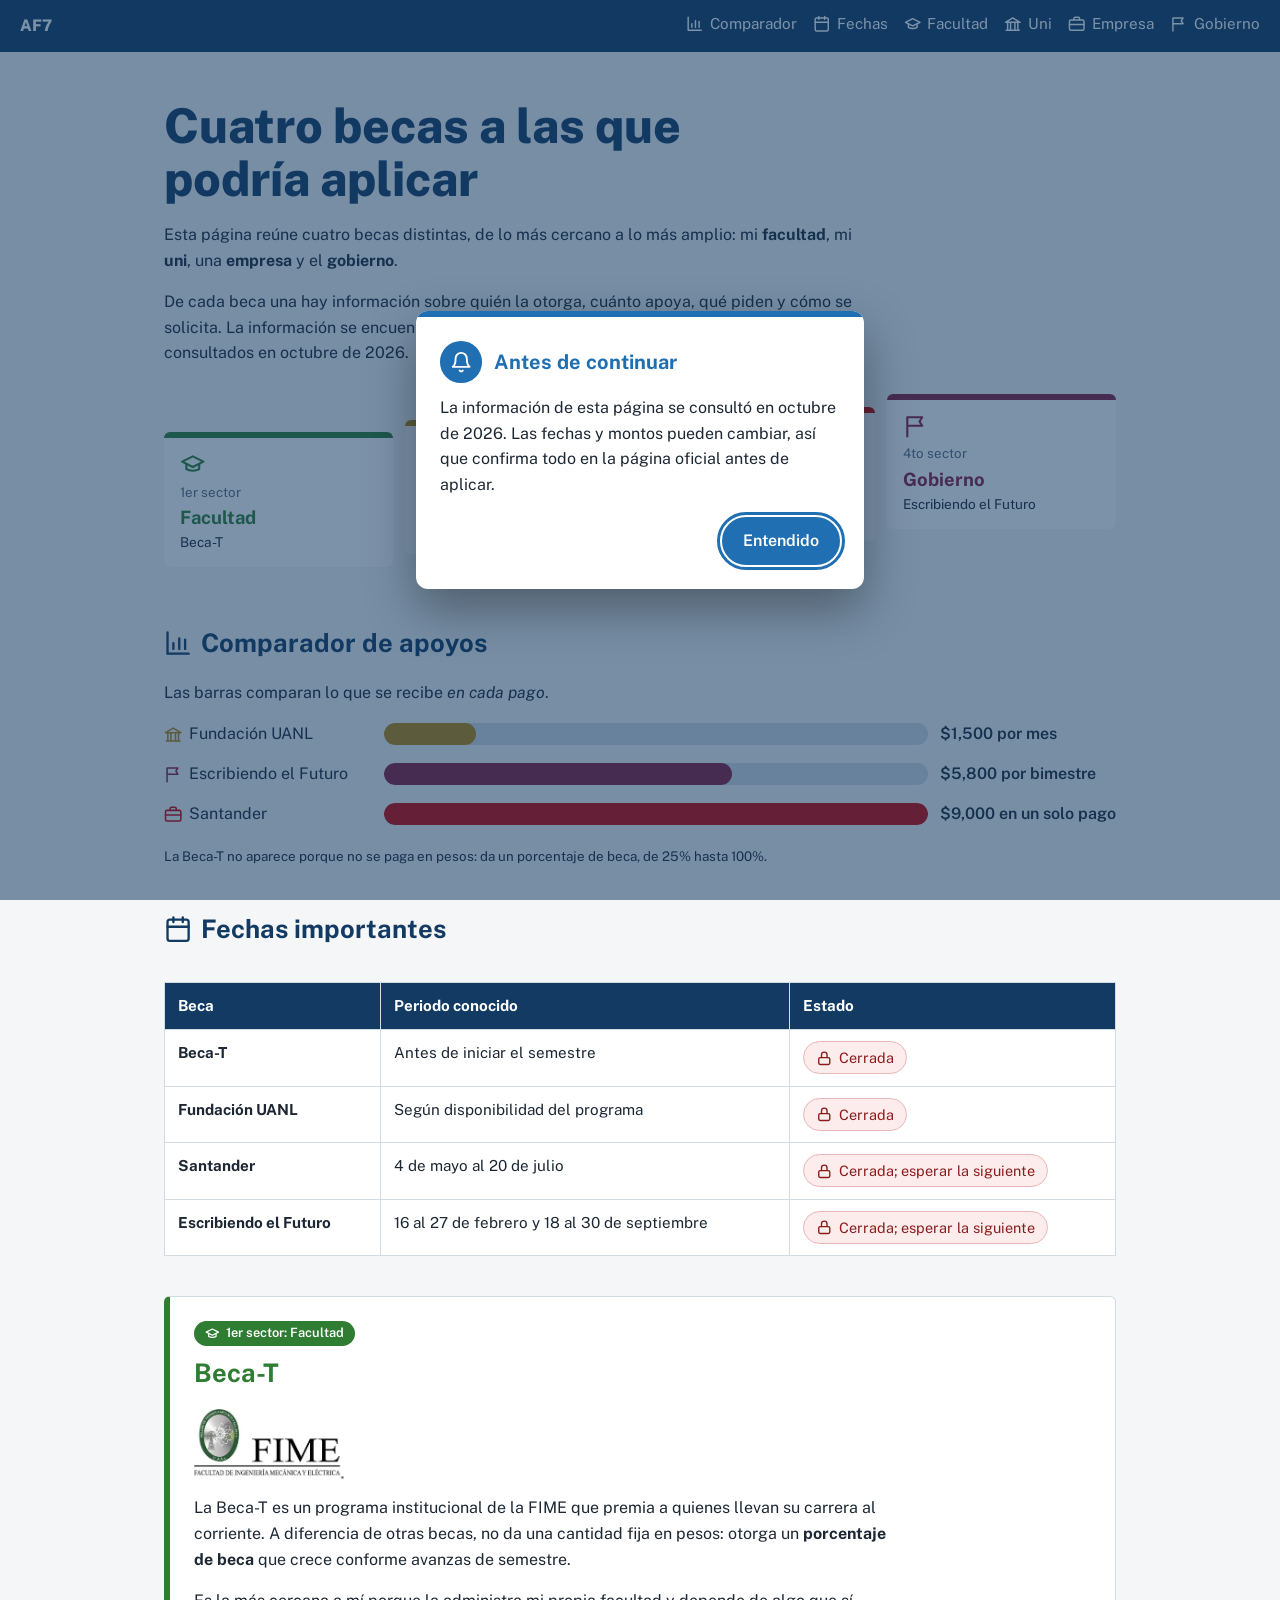
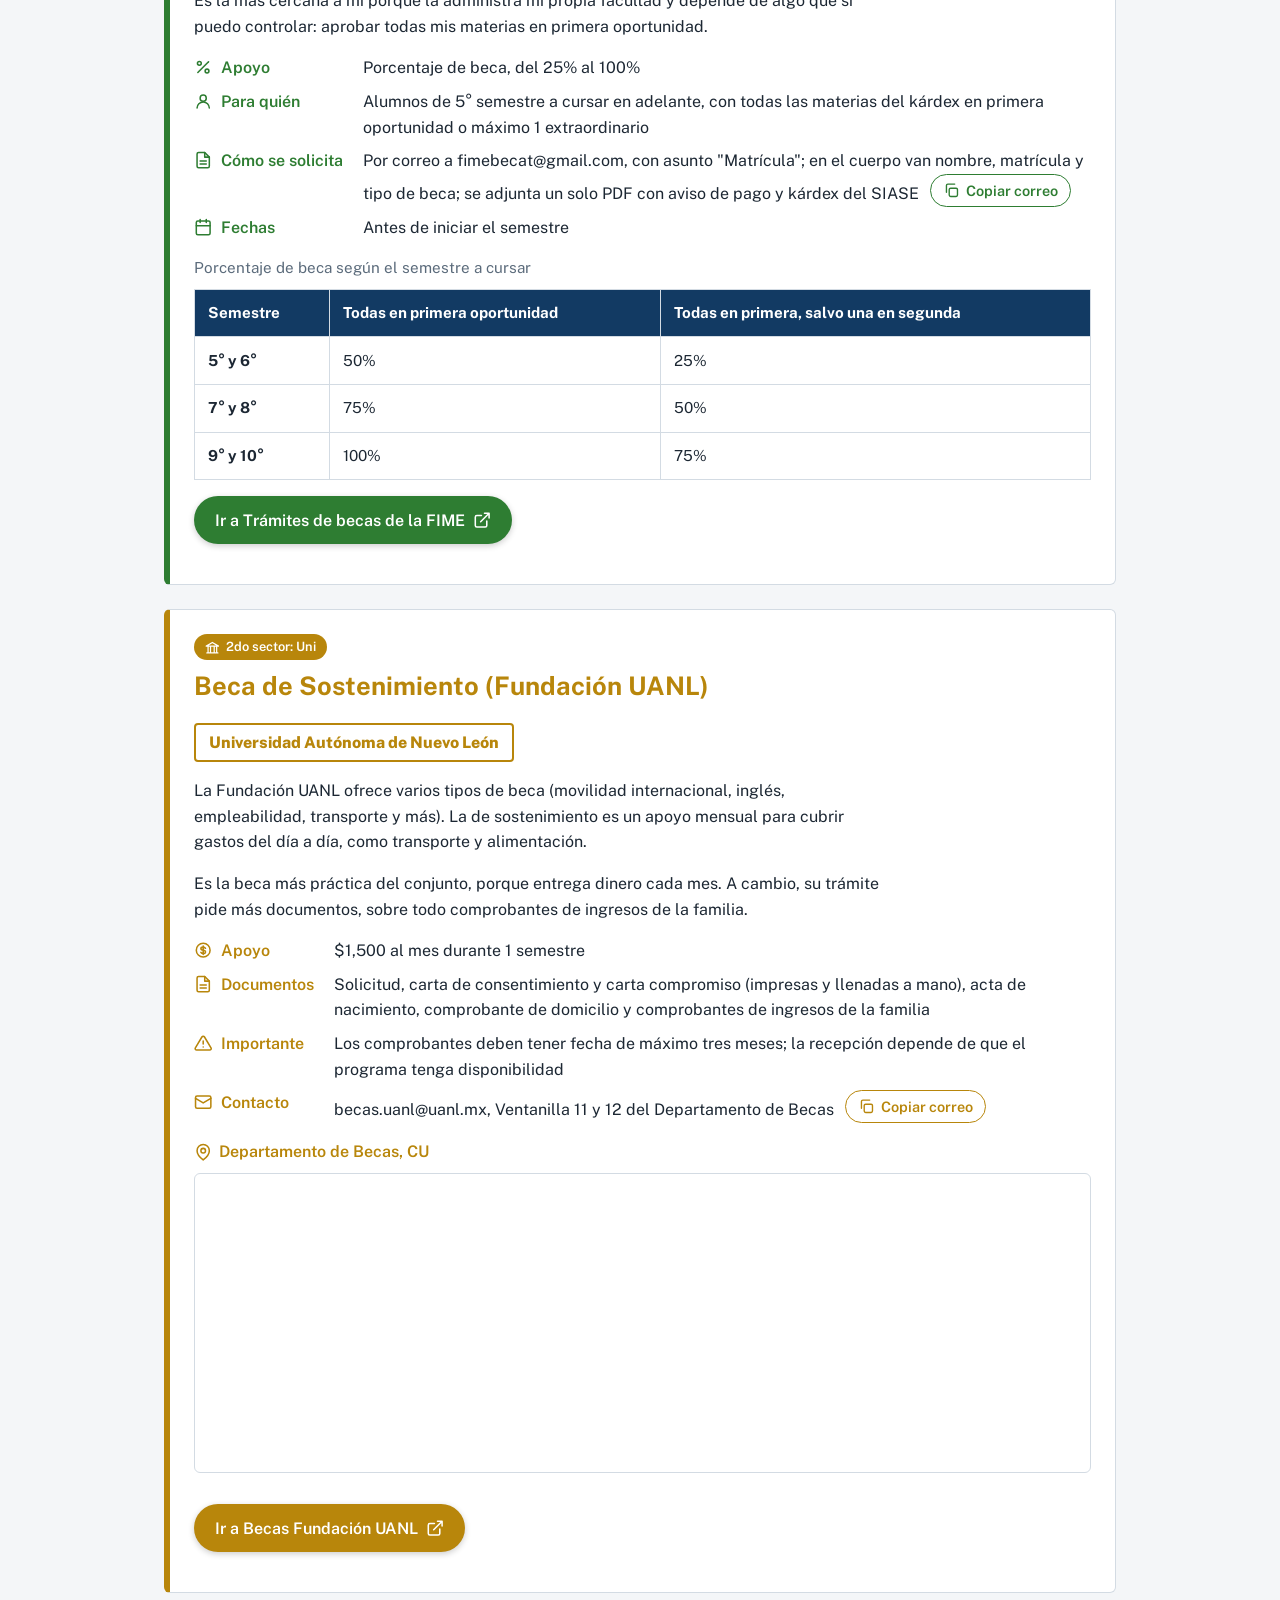
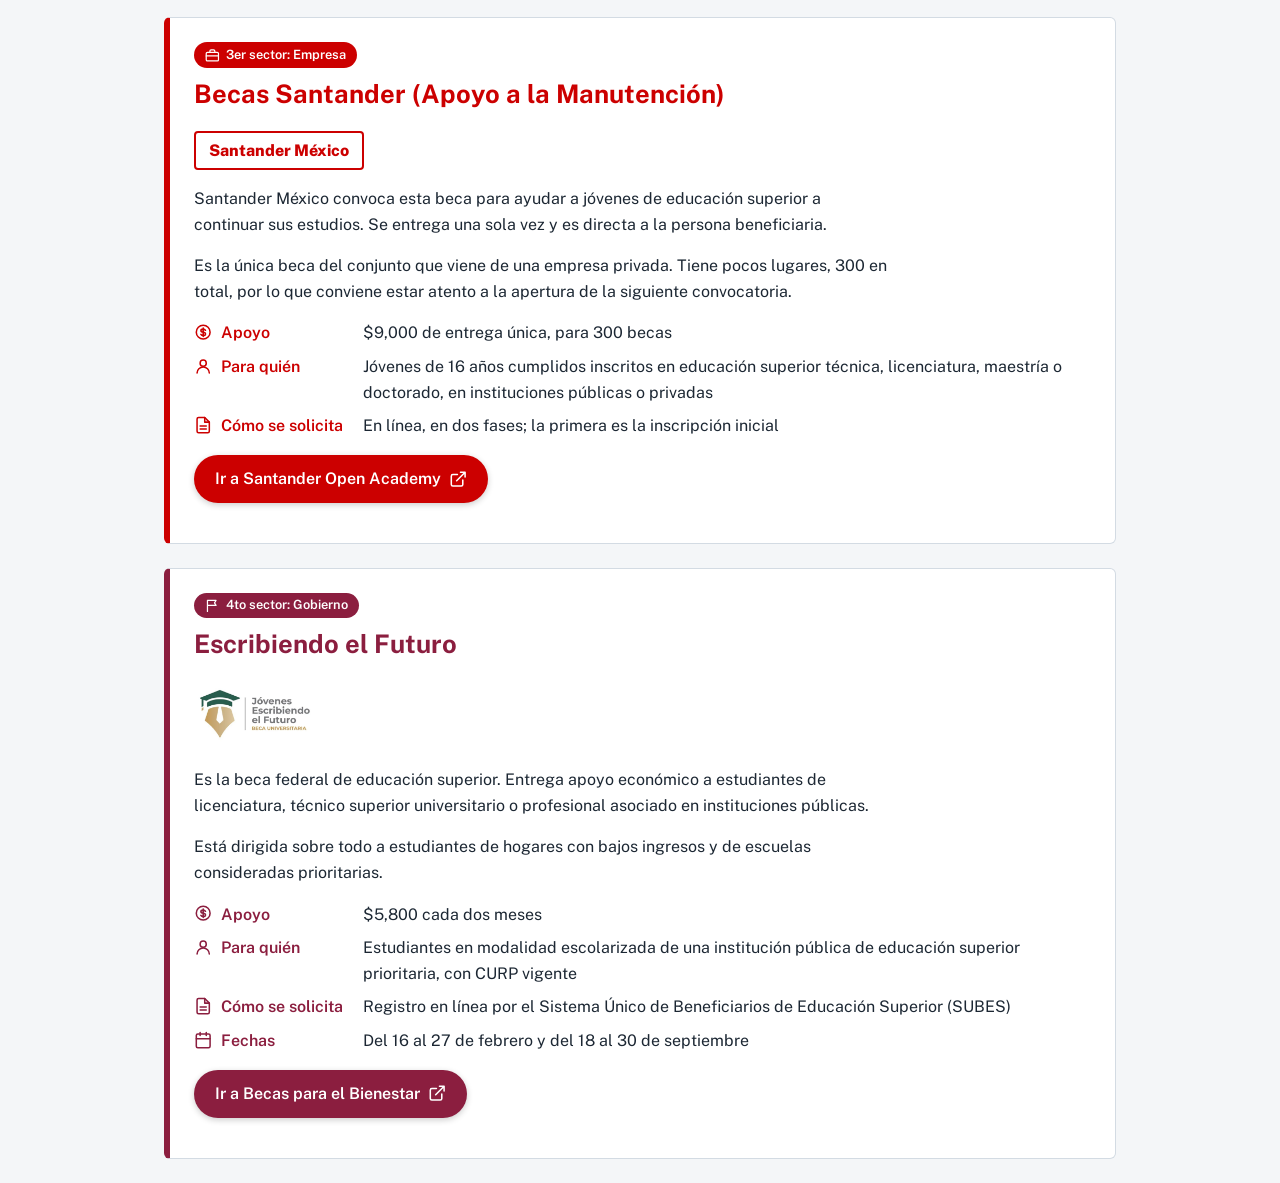
<file: becas/index.html>
<!DOCTYPE html>
<!-- <!DOCTYPE html> le dice al navegador que este archivo es HTML5 -->
<html lang="es">
<head>
  <meta charset="UTF-8"> <!-- Permite acentos y ñ -->
  <meta name="viewport" content="width=device-width, initial-scale=1"> <!-- Hace la página responsive -->
  <meta name="description" content="Cuatro becas a las que quiero aplicar: facultad, universidad, empresa y gobierno.">
  <title>Becas</title>
  <link rel="preconnect" href="https://fonts.googleapis.com">
  <link href="https://fonts.googleapis.com/css2?family=Public+Sans:wght@400;600;800&display=swap" rel="stylesheet">
  <link rel="stylesheet" href="css/estilos.css">
  <script src="js/main.js" defer></script>
</head>
<body>
  <!-- Iconos: cada <symbol> se dibuja una vez y se reutiliza con <svg><use href="#i-nombre"/></svg> -->
  <svg class="sprite" aria-hidden="true" focusable="false">
    <symbol id="i-menu" viewBox="0 0 24 24"><path d="M4 6h16M4 12h16M4 18h16"/></symbol>
    <symbol id="i-chart" viewBox="0 0 24 24"><path d="M3 3v18h18"/><path d="M8 17v-5M13 17V8M18 17v-8"/></symbol>
    <symbol id="i-calendar" viewBox="0 0 24 24"><rect x="3" y="4" width="18" height="18" rx="2"/><path d="M16 2v4M8 2v4M3 10h18"/></symbol>
    <symbol id="i-grad" viewBox="0 0 24 24"><path d="M22 10 12 5 2 10l10 5 10-5z"/><path d="M6 12v5c3 2 9 2 12 0v-5"/></symbol>
    <symbol id="i-uni" viewBox="0 0 24 24"><path d="M3 21h18M5 21V10M9 21V10M15 21V10M19 21V10M2 10l10-6 10 6z"/></symbol>
    <symbol id="i-work" viewBox="0 0 24 24"><rect x="2" y="7" width="20" height="14" rx="2"/><path d="M16 7V5a2 2 0 0 0-2-2h-4a2 2 0 0 0-2 2v2M2 13h20"/></symbol>
    <symbol id="i-flag" viewBox="0 0 24 24"><path d="M4 22V4M4 4h14l-2.5 4L18 12H4"/></symbol>
    <symbol id="i-coin" viewBox="0 0 24 24"><circle cx="12" cy="12" r="9"/><path d="M12 6.5v11M15 9.5c-.6-1-1.8-1.5-3-1.5-1.7 0-3 .9-3 2.1s1.3 1.8 3 2 3 .8 3 2.1-1.3 2.1-3 2.1c-1.2 0-2.4-.5-3-1.5"/></symbol>
    <symbol id="i-user" viewBox="0 0 24 24"><circle cx="12" cy="8" r="4"/><path d="M4 21c0-4.4 3.6-8 8-8s8 3.6 8 8"/></symbol>
    <symbol id="i-file" viewBox="0 0 24 24"><path d="M14 2H6a2 2 0 0 0-2 2v16a2 2 0 0 0 2 2h12a2 2 0 0 0 2-2V8z"/><path d="M14 2v6h6M8 13h8M8 17h8"/></symbol>
    <symbol id="i-mail" viewBox="0 0 24 24"><rect x="2" y="4" width="20" height="16" rx="2"/><path d="m2 7 10 6 10-6"/></symbol>
    <symbol id="i-clock" viewBox="0 0 24 24"><circle cx="12" cy="12" r="9"/><path d="M12 7v5l3 2"/></symbol>
    <symbol id="i-info" viewBox="0 0 24 24"><circle cx="12" cy="12" r="9"/><path d="M12 11v5M12 8h.01"/></symbol>
    <symbol id="i-alert" viewBox="0 0 24 24"><path d="M10.3 3.9 1.8 18a2 2 0 0 0 1.7 3h17a2 2 0 0 0 1.7-3L13.7 3.9a2 2 0 0 0-3.4 0z"/><path d="M12 9v4M12 17h.01"/></symbol>
    <symbol id="i-check" viewBox="0 0 24 24"><path d="M20 6 9 17l-5-5"/></symbol>
    <symbol id="i-lock" viewBox="0 0 24 24"><rect x="4" y="11" width="16" height="10" rx="2"/><path d="M8 11V7a4 4 0 0 1 8 0v4"/></symbol>
    <symbol id="i-pin" viewBox="0 0 24 24"><path d="M20 10c0 6-8 12-8 12S4 16 4 10a8 8 0 0 1 16 0z"/><circle cx="12" cy="10" r="3"/></symbol>
    <symbol id="i-copy" viewBox="0 0 24 24"><rect x="9" y="9" width="12" height="12" rx="2"/><path d="M5 15V5a2 2 0 0 1 2-2h10"/></symbol>
    <symbol id="i-external" viewBox="0 0 24 24"><path d="M15 3h6v6M10 14 21 3M18 13v6a2 2 0 0 1-2 2H5a2 2 0 0 1-2-2V8a2 2 0 0 1 2-2h6"/></symbol>
    <symbol id="i-percent" viewBox="0 0 24 24"><path d="M19 5 5 19"/><circle cx="7" cy="7" r="2.5"/><circle cx="17" cy="17" r="2.5"/></symbol>
    <symbol id="i-bell" viewBox="0 0 24 24"><path d="M18 8a6 6 0 0 0-12 0c0 7-3 9-3 9h18s-3-2-3-9M13.7 21a2 2 0 0 1-3.4 0"/></symbol>
  </svg>
  <header class="cabecera">
    <a class="logo" href="#inicio">AF7</a>
    <button id="btn-menu" aria-expanded="false" aria-controls="menu"><svg class="ico" aria-hidden="true"><use href="#i-menu"/></svg> Menú</button>
    <nav id="menu" aria-label="Principal">
      <ul>
        <li><a href="#comparador"><svg class="ico" aria-hidden="true"><use href="#i-chart"/></svg> Comparador</a></li>
        <li><a href="#calendario"><svg class="ico" aria-hidden="true"><use href="#i-calendar"/></svg> Fechas</a></li>
        <li><a href="#beca-t"><svg class="ico" aria-hidden="true"><use href="#i-grad"/></svg> Facultad</a></li>
        <li><a href="#fundacion"><svg class="ico" aria-hidden="true"><use href="#i-uni"/></svg> Uni</a></li>
        <li><a href="#santander"><svg class="ico" aria-hidden="true"><use href="#i-work"/></svg> Empresa</a></li>
        <li><a href="#gobierno"><svg class="ico" aria-hidden="true"><use href="#i-flag"/></svg> Gobierno</a></li>
      </ul>
    </nav>
  </header>

  <main id="inicio">
    <section class="hero">
      <h1>Cuatro becas a las que podría aplicar</h1>
      <p>Esta página reúne cuatro becas distintas, de lo más cercano a lo más amplio: mi <strong>facultad</strong>, mi <strong>uni</strong>, una <strong>empresa</strong> y el <strong>gobierno</strong>.</p>
      <p>De cada beca una hay información sobre quién la otorga, cuánto apoya, qué piden y cómo se solicita. La información se encuentra en las páginas oficiales y de portales de becas consultados en octubre de 2026.</p>
      <!-- ol: lista ordenada. Aquí funciona como una escalera de cuatro niveles -->
      <ol class="escalera">
        <li class="fime"><a href="#beca-t"><svg class="ico" aria-hidden="true"><use href="#i-grad"/></svg><small>1er sector</small><strong>Facultad</strong><span>Beca-T</span></a></li>
        <li class="uanl"><a href="#fundacion"><svg class="ico" aria-hidden="true"><use href="#i-uni"/></svg><small>2do sector</small><strong>Uni</strong><span>Beca de Sostenimiento</span></a></li>
        <li class="san"><a href="#santander"><svg class="ico" aria-hidden="true"><use href="#i-work"/></svg><small>3er sector</small><strong>Empresa</strong><span>Becas Santander</span></a></li>
        <li class="gob"><a href="#gobierno"><svg class="ico" aria-hidden="true"><use href="#i-flag"/></svg><small>4to sector</small><strong>Gobierno</strong><span>Escribiendo el Futuro</span></a></li>
      </ol>
    </section>

    <section id="comparador">
      <h2><svg class="ico" aria-hidden="true"><use href="#i-chart"/></svg> Comparador de apoyos</h2>
      <p>Las barras comparan lo que se recibe <em>en cada pago</em>.</p>
      <ul class="barras">
        <li class="uanl"><span class="et"><svg class="ico" aria-hidden="true"><use href="#i-uni"/></svg> Fundación UANL</span><span class="barra"><i style="width:17%"></i></span><span class="val">$1,500 por mes</span></li>
        <li class="gob"><span class="et"><svg class="ico" aria-hidden="true"><use href="#i-flag"/></svg> Escribiendo el Futuro</span><span class="barra"><i style="width:64%"></i></span><span class="val">$5,800 por bimestre</span></li>
        <li class="san"><span class="et"><svg class="ico" aria-hidden="true"><use href="#i-work"/></svg> Santander</span><span class="barra"><i style="width:100%"></i></span><span class="val">$9,000 en un solo pago</span></li>
      </ul>
      <p><small>La Beca-T no aparece porque no se paga en pesos: da un porcentaje de beca, de 25% hasta 100%.</small></p>
    </section>

    <section id="calendario">
      <h2><svg class="ico" aria-hidden="true"><use href="#i-calendar"/></svg> Fechas importantes</h2>
      <div class="tabla-scroll">
        <table>
          <thead><tr><th scope="col">Beca</th><th scope="col">Periodo conocido</th><th scope="col">Estado</th></tr></thead>
          <tbody>
            <tr><th scope="row">Beca-T</th><td>Antes de iniciar el semestre</td><td><button type="button" class="estado" data-beca="Beca-T" data-msg="Esta beca se solicita antes de iniciar el semestre. Por ahora está cerrada: revisa Trámites de becas de la FIME para saber cuándo abre de nuevo."><svg class="ico" aria-hidden="true"><use href="#i-lock"/></svg> Cerrada</button></td></tr>
            <tr><th scope="row">Fundación UANL</th><td>Según disponibilidad del programa</td><td><button type="button" class="estado" data-beca="Fundación UANL" data-msg="La recepción depende de que el programa tenga disponibilidad. Escribe a becas.uanl@uanl.mx o pasa a las ventanillas 11 y 12 del Departamento de Becas para preguntar."><svg class="ico" aria-hidden="true"><use href="#i-lock"/></svg> Cerrada</button></td></tr>
            <tr><th scope="row">Santander</th><td><time datetime="2026-05-04">4 de mayo</time> al <time datetime="2026-07-20">20 de julio</time></td><td><button type="button" class="estado" data-beca="Santander" data-msg="La última convocatoria que consulté fue del 4 de mayo al 20 de julio. Con solo 300 lugares, conviene estar atento a que abran la siguiente."><svg class="ico" aria-hidden="true"><use href="#i-lock"/></svg> Cerrada; esperar la siguiente</button></td></tr>
            <tr><th scope="row">Escribiendo el Futuro</th><td>16 al 27 de febrero y 18 al 30 de septiembre</td><td><button type="button" class="estado" data-beca="Escribiendo el Futuro" data-msg="Los registros que consulté fueron del 16 al 27 de febrero y del 18 al 30 de septiembre. Si el calendario se repite, la siguiente ventana sería en febrero; confírmalo en la página oficial."><svg class="ico" aria-hidden="true"><use href="#i-lock"/></svg> Cerrada; esperar la siguiente</button></td></tr>
          </tbody>
        </table>
      </div>
    </section>

    <section id="becas">
      <article id="beca-t" class="fime">
        <p class="nivel"><svg class="ico" aria-hidden="true"><use href="#i-grad"/></svg> 1er sector: Facultad</p>
        <h2>Beca-T</h2>
        <!-- figure + img + figcaption: imagen con pie de foto -->
        <figure>
          <img class="logo-emp" src="img/beca-t.png" alt="Logo de Facultad de Ingeniería Mecánica y Eléctrica, UANL" height="70" loading="lazy">
        </figure>
        <p>La Beca-T es un programa institucional de la FIME que premia a quienes llevan su carrera al corriente. A diferencia de otras becas, no da una cantidad fija en pesos: otorga un <strong>porcentaje de beca</strong> que crece conforme avanzas de semestre.</p>
        <p>Es la más cercana a mí porque la administra mi propia facultad y depende de algo que sí puedo controlar: aprobar todas mis materias en primera oportunidad.</p>
        <!-- dl / dt / dd: lista de datos con su descripción -->
        <dl>
          <dt><svg class="ico" aria-hidden="true"><use href="#i-percent"/></svg> Apoyo</dt><dd>Porcentaje de beca, del 25% al 100%</dd>
          <dt><svg class="ico" aria-hidden="true"><use href="#i-user"/></svg> Para quién</dt><dd>Alumnos de 5° semestre a cursar en adelante, con todas las materias del kárdex en primera oportunidad o máximo 1 extraordinario</dd>
          <dt><svg class="ico" aria-hidden="true"><use href="#i-file"/></svg> Cómo se solicita</dt><dd>Por correo a fimebecat@gmail.com, con asunto "Matrícula"; en el cuerpo van nombre, matrícula y tipo de beca; se adjunta un solo PDF con aviso de pago y kárdex del SIASE <button type="button" class="copiar" data-copiar="fimebecat@gmail.com"><svg class="ico" aria-hidden="true"><use href="#i-copy"/></svg> Copiar correo</button></dd>
          <dt><svg class="ico" aria-hidden="true"><use href="#i-calendar"/></svg> Fechas</dt><dd>Antes de iniciar el semestre</dd>
        </dl>
        <!-- table: tabla de datos. caption: título. thead/tbody: encabezado y cuerpo -->
        <table>
          <caption>Porcentaje de beca según el semestre a cursar</caption>
          <thead><tr><th scope="col">Semestre</th><th scope="col">Todas en primera oportunidad</th><th scope="col">Todas en primera, salvo una en segunda</th></tr></thead>
          <tbody>
            <tr><th scope="row">5° y 6°</th><td>50%</td><td>25%</td></tr>
            <tr><th scope="row">7° y 8°</th><td>75%</td><td>50%</td></tr>
            <tr><th scope="row">9° y 10°</th><td>100%</td><td>75%</td></tr>
          </tbody>
        </table>
        <p><a class="boton" href="https://www.fime.uanl.mx/tramites/becas/" target="_blank" rel="noopener">Ir a Trámites de becas de la FIME <svg class="ico" aria-hidden="true"><use href="#i-external"/></svg></a></p>
      </article>
      <article id="fundacion" class="uanl">
        <p class="nivel"><svg class="ico" aria-hidden="true"><use href="#i-uni"/></svg> 2do sector: Uni</p>
        <h2>Beca de Sostenimiento (Fundación UANL)</h2>
        <!-- figure + img + figcaption: imagen con pie de foto -->
        <figure>
          <img class="logo-emp" src="https://www.uanl.mx/wp-content/uploads/2020/08/Escudo-UANL-color.png" alt="Logo de Universidad Autónoma de Nuevo León" height="70" loading="lazy">
        </figure>
        <p>La Fundación UANL ofrece varios tipos de beca (movilidad internacional, inglés, empleabilidad, transporte y más). La de sostenimiento es un apoyo mensual para cubrir gastos del día a día, como transporte y alimentación.</p>
        <p>Es la beca más práctica del conjunto, porque entrega dinero cada mes. A cambio, su trámite pide más documentos, sobre todo comprobantes de ingresos de la familia.</p>
        <!-- dl / dt / dd: lista de datos con su descripción -->
        <dl>
          <dt><svg class="ico" aria-hidden="true"><use href="#i-coin"/></svg> Apoyo</dt><dd>$1,500 al mes durante 1 semestre</dd>
          <dt><svg class="ico" aria-hidden="true"><use href="#i-file"/></svg> Documentos</dt><dd>Solicitud, carta de consentimiento y carta compromiso (impresas y llenadas a mano), acta de nacimiento, comprobante de domicilio y comprobantes de ingresos de la familia</dd>
          <dt><svg class="ico" aria-hidden="true"><use href="#i-alert"/></svg> Importante</dt><dd>Los comprobantes deben tener fecha de máximo tres meses; la recepción depende de que el programa tenga disponibilidad</dd>
          <dt><svg class="ico" aria-hidden="true"><use href="#i-mail"/></svg> Contacto</dt><dd>becas.uanl@uanl.mx, Ventanilla 11 y 12 del Departamento de Becas <button type="button" class="copiar" data-copiar="becas.uanl@uanl.mx"><svg class="ico" aria-hidden="true"><use href="#i-copy"/></svg> Copiar correo</button></dd>
        </dl>
        <p class="mapa-titulo"><svg class="ico" aria-hidden="true"><use href="#i-pin"/></svg> Departamento de Becas, CU</p>
        <!-- iframe: incrusta el mapa de Google Maps -->
        <iframe class="mapa" src="https://maps.google.com/maps?hl=es&output=embed&q=Departamento%20de%20Becas%20UANL%20Capilla%20Alfonsina%20Ciudad%20Universitaria%20San%20Nicol%C3%A1s%20de%20los%20Garza" title="Mapa del Departamento de Becas" loading="lazy"></iframe>
        <p><a class="boton" href="https://www.uanl.mx/tramites/becas-fundacion-uanl/" target="_blank" rel="noopener">Ir a Becas Fundación UANL <svg class="ico" aria-hidden="true"><use href="#i-external"/></svg></a></p>
      </article>
      <article id="santander" class="san">
        <p class="nivel"><svg class="ico" aria-hidden="true"><use href="#i-work"/></svg> 3er sector: Empresa</p>
        <h2>Becas Santander (Apoyo a la Manutención)</h2>
        <!-- figure + img + figcaption: imagen con pie de foto -->
        <figure>
          <img class="logo-emp" src="https://commons.wikimedia.org/wiki/Special:FilePath/Banco_Santander_Logotipo.svg?width=300" alt="Logo de Santander México" height="70" loading="lazy">
        </figure>
        <p>Santander México convoca esta beca para ayudar a jóvenes de educación superior a continuar sus estudios. Se entrega una sola vez y es directa a la persona beneficiaria.</p>
        <p>Es la única beca del conjunto que viene de una empresa privada. Tiene pocos lugares, 300 en total, por lo que conviene estar atento a la apertura de la siguiente convocatoria.</p>
        <!-- dl / dt / dd: lista de datos con su descripción -->
        <dl>
          <dt><svg class="ico" aria-hidden="true"><use href="#i-coin"/></svg> Apoyo</dt><dd>$9,000 de entrega única, para 300 becas</dd>
          <dt><svg class="ico" aria-hidden="true"><use href="#i-user"/></svg> Para quién</dt><dd>Jóvenes de 16 años cumplidos inscritos en educación superior técnica, licenciatura, maestría o doctorado, en instituciones públicas o privadas</dd>
          <dt><svg class="ico" aria-hidden="true"><use href="#i-file"/></svg> Cómo se solicita</dt><dd>En línea, en dos fases; la primera es la inscripción inicial</dd>
        </dl>
        <p><a class="boton" href="https://app.santanderopenacademy.com" target="_blank" rel="noopener">Ir a Santander Open Academy <svg class="ico" aria-hidden="true"><use href="#i-external"/></svg></a></p>
      </article>
      <article id="gobierno" class="gob">
        <p class="nivel"><svg class="ico" aria-hidden="true"><use href="#i-flag"/></svg> 4to sector: Gobierno</p>
        <h2>Escribiendo el Futuro</h2>
        <!-- figure + img + figcaption: imagen con pie de foto -->
        <figure>
          <img class="logo-emp" src="img/gobierno.png" alt="Logo de Gobierno de México (Becas para el Bienestar)" height="70" loading="lazy">
        </figure>
        <p>Es la beca federal de educación superior. Entrega apoyo económico a estudiantes de licenciatura, técnico superior universitario o profesional asociado en instituciones públicas.</p>
        <p>Está dirigida sobre todo a estudiantes de hogares con bajos ingresos y de escuelas consideradas prioritarias.</p>
        <!-- dl / dt / dd: lista de datos con su descripción -->
        <dl>
          <dt><svg class="ico" aria-hidden="true"><use href="#i-coin"/></svg> Apoyo</dt><dd>$5,800 cada dos meses</dd>
          <dt><svg class="ico" aria-hidden="true"><use href="#i-user"/></svg> Para quién</dt><dd>Estudiantes en modalidad escolarizada de una institución pública de educación superior prioritaria, con CURP vigente</dd>
          <dt><svg class="ico" aria-hidden="true"><use href="#i-file"/></svg> Cómo se solicita</dt><dd>Registro en línea por el Sistema Único de Beneficiarios de Educación Superior (SUBES)</dd>
          <dt><svg class="ico" aria-hidden="true"><use href="#i-calendar"/></svg> Fechas</dt><dd>Del 16 al 27 de febrero y del 18 al 30 de septiembre</dd>
        </dl>
        <p><a class="boton" href="https://www.gob.mx/becasbenitojuarez/es/articulos/conoce-todo-sobre-la-beca-jovenes-escribiendo-el-futuro" target="_blank" rel="noopener">Ir a Becas para el Bienestar <svg class="ico" aria-hidden="true"><use href="#i-external"/></svg></a></p>
      </article>
    </section>
  </main>

  <!-- Ventana emergente (pop-up) reutilizable: main.js cambia su título, texto e icono -->
  <dialog id="modal" aria-labelledby="modal-titulo" aria-describedby="modal-texto">
    <form method="dialog" class="modal-cuerpo">
      <div class="modal-cab">
        <span class="modal-icono"><svg class="ico" aria-hidden="true"><use id="modal-icono" href="#i-info"/></svg></span>
        <h2 id="modal-titulo"></h2>
      </div>
      <p id="modal-texto"></p>
      <div class="modal-acc">
        <button type="submit" value="cancel" id="modal-cancelar" class="btn-sec">Cancelar</button>
        <button type="submit" value="ok" id="modal-ok" class="btn-pri">Entendido</button>
      </div>
    </form>
  </dialog>

  <!-- Aviso corto que aparece abajo y desaparece solo -->
  <div id="toast" role="status" aria-live="polite"></div>
</body>
</html>
</file>
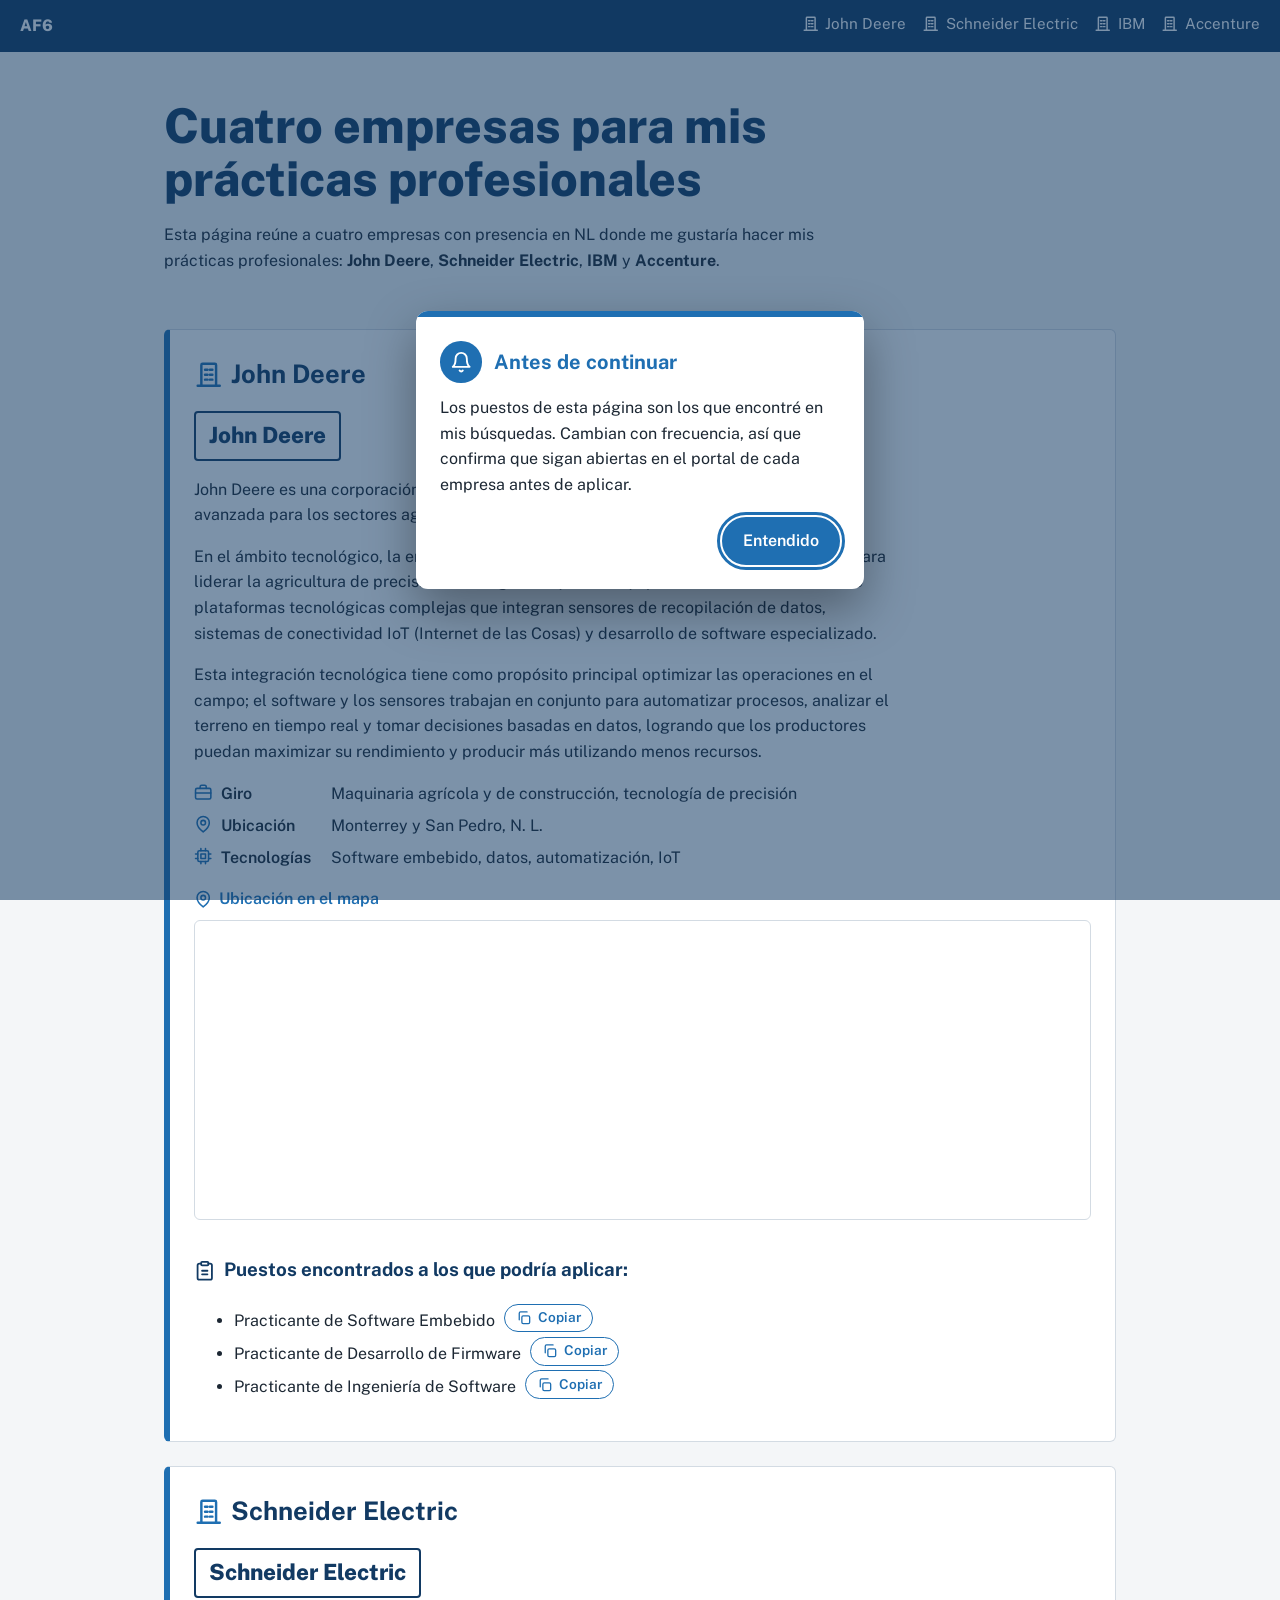
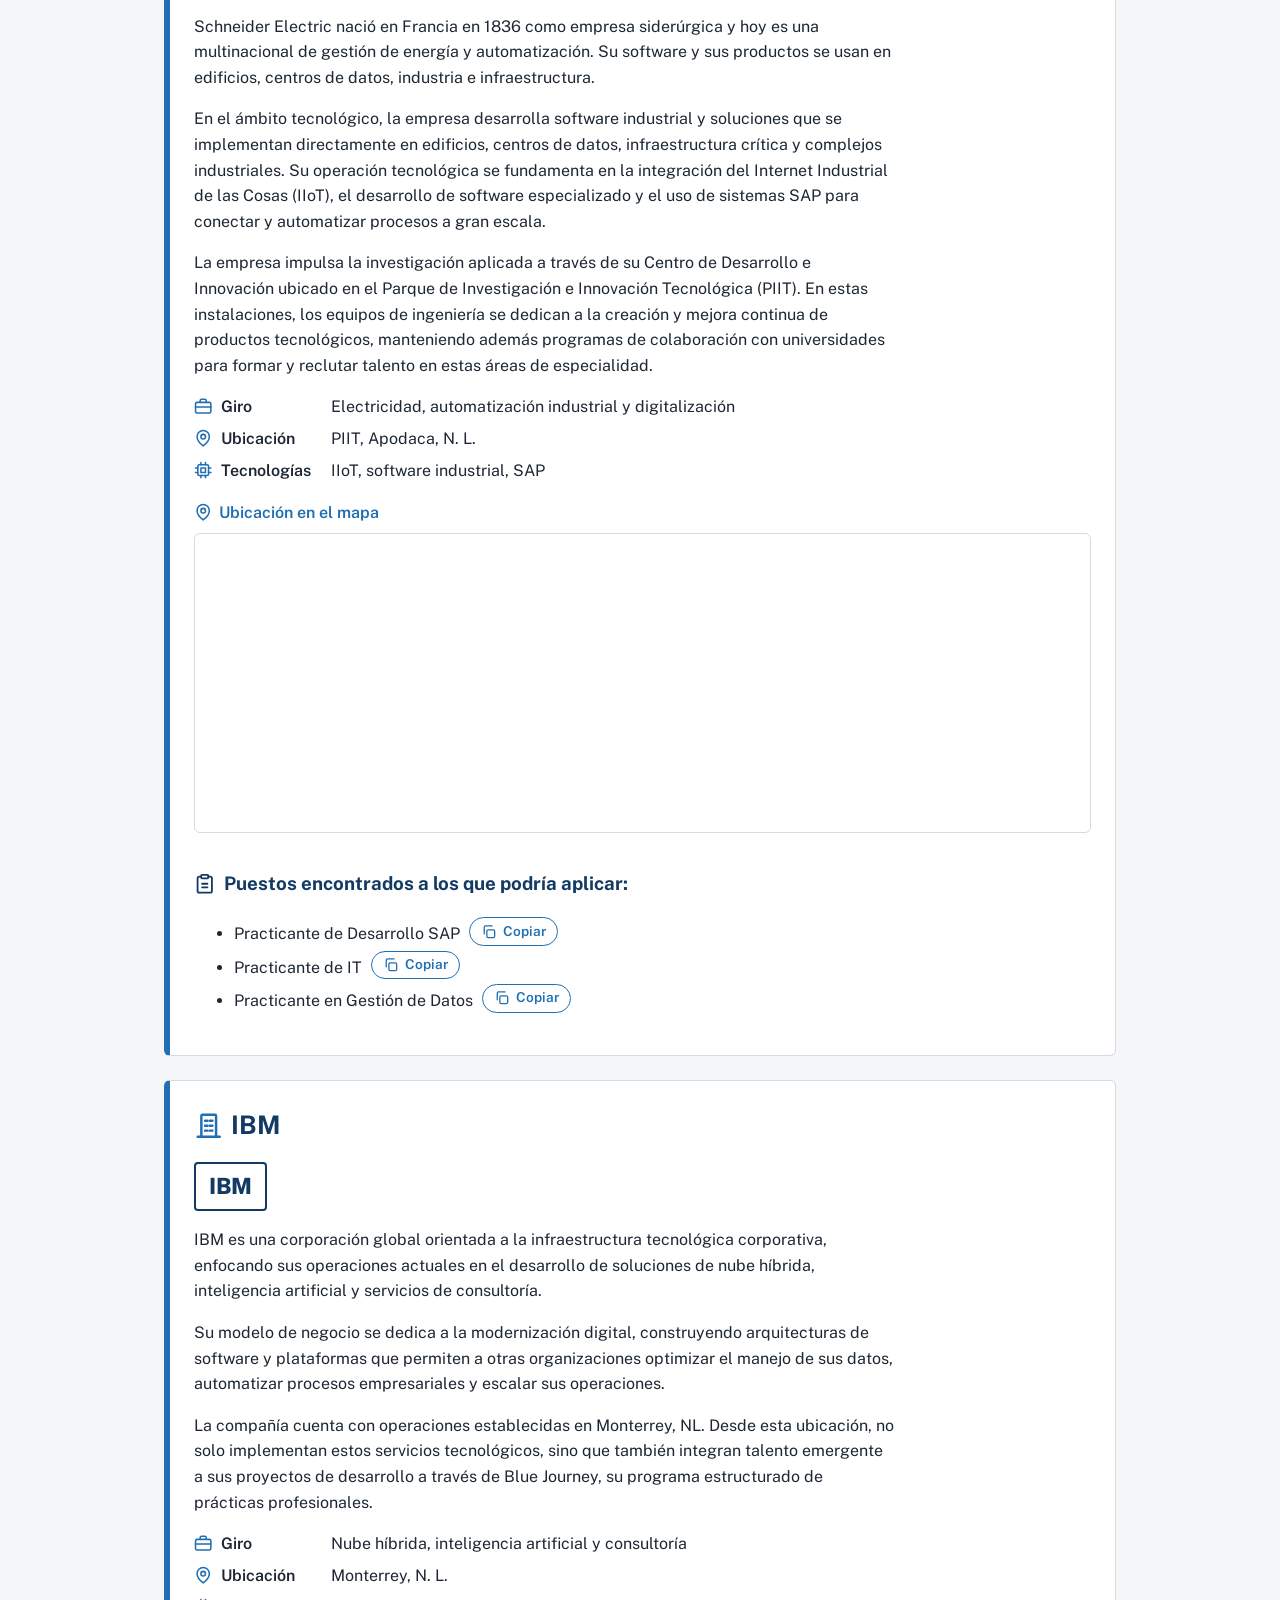
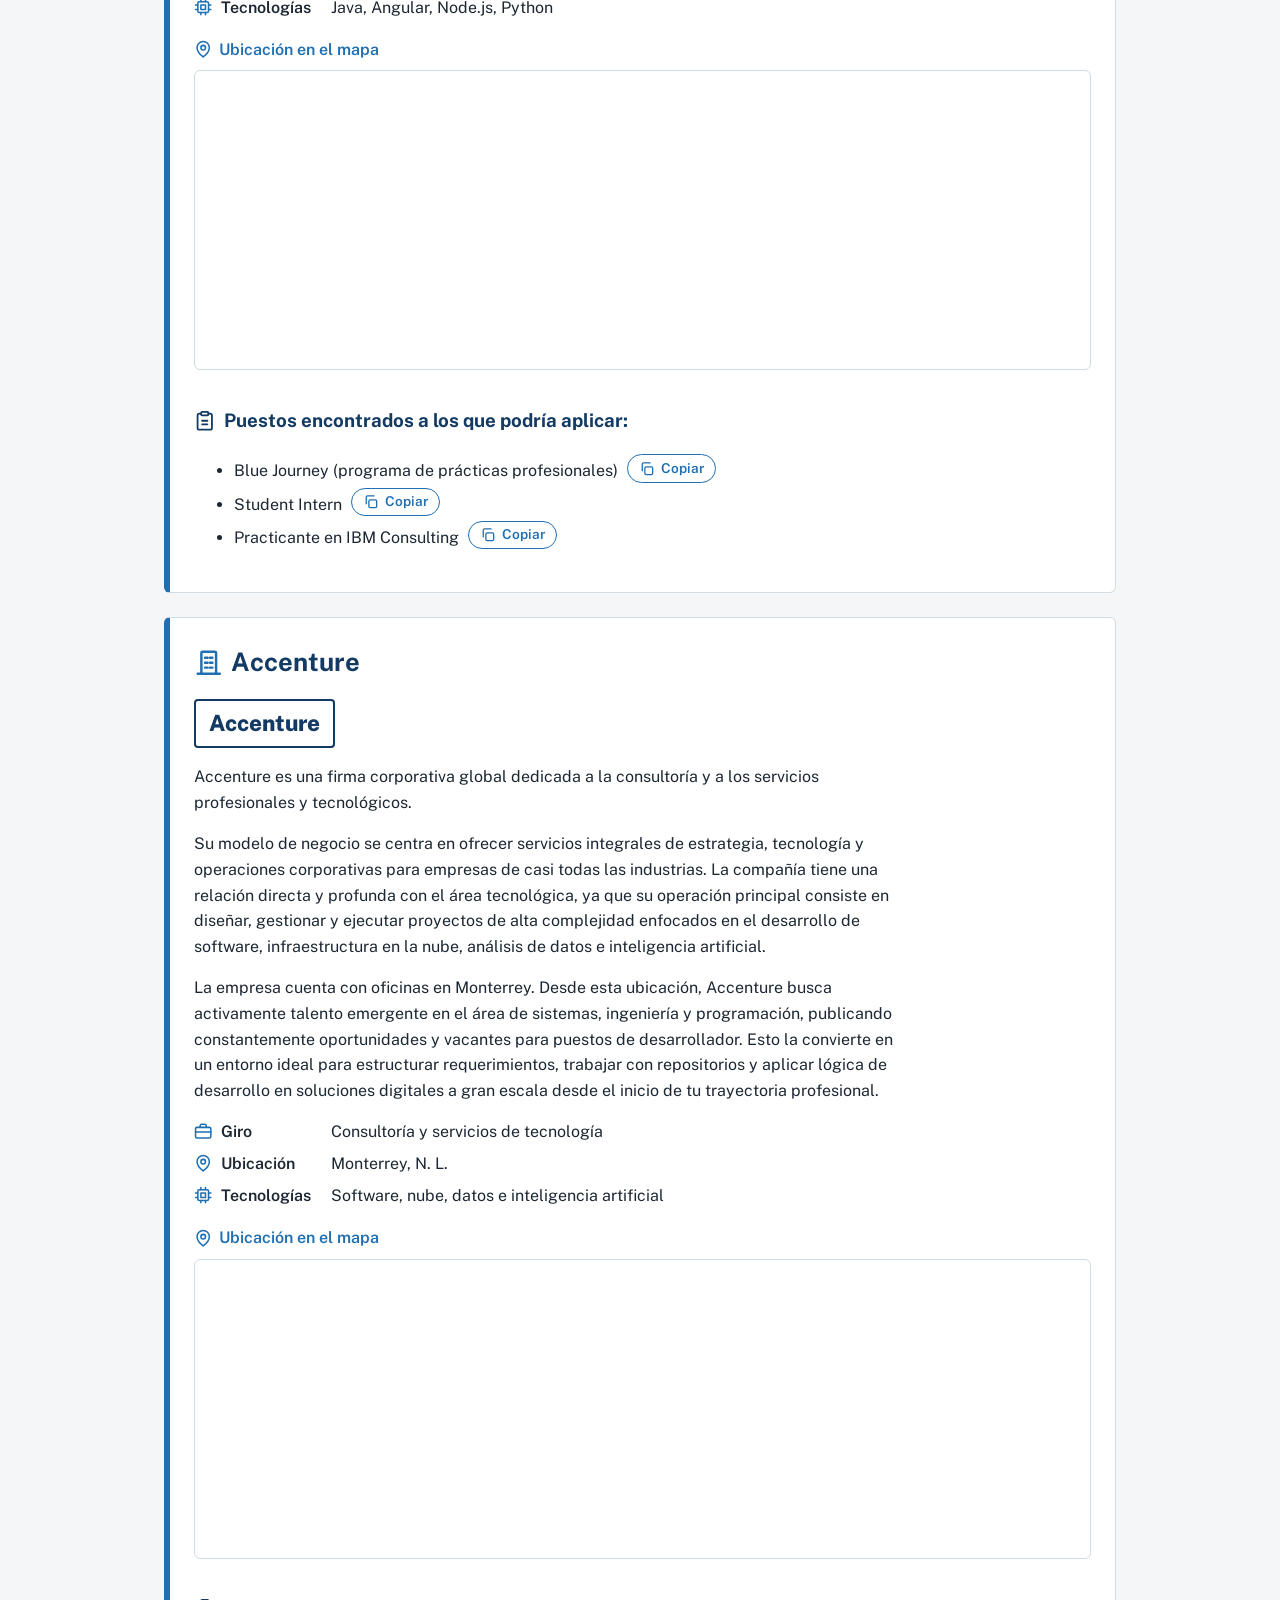
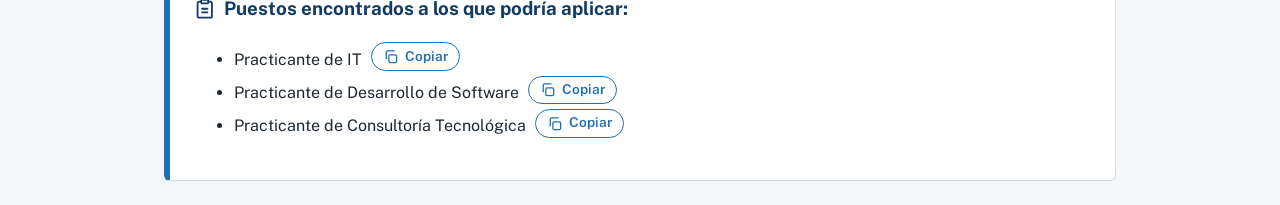
<file: practicas/index.html>
<!DOCTYPE html>
<!-- <!DOCTYPE html> le dice al navegador que este archivo es HTML5 -->
<html lang="es">
<head>
  <meta charset="UTF-8"> <!-- Permite acentos y ñ -->
  <meta name="viewport" content="width=device-width, initial-scale=1"> <!-- Hace la página responsive -->
  <meta name="description" content="Presentación de cuatro empresas de Nuevo León donde me gustaría hacer prácticas profesionales.">
  <title>Prácticas profesionales</title>
  <link rel="preconnect" href="https://fonts.googleapis.com">
  <link href="https://fonts.googleapis.com/css2?family=Public+Sans:wght@400;600;800&display=swap" rel="stylesheet">
  <link rel="stylesheet" href="css/estilos.css">
  <script src="js/main.js" defer></script>
</head>
<body>
  <!-- Iconos: cada <symbol> se dibuja una vez y se reutiliza con <svg><use href="#i-nombre"/></svg> -->
  <svg class="sprite" aria-hidden="true" focusable="false">
    <symbol id="i-menu" viewBox="0 0 24 24"><path d="M4 6h16M4 12h16M4 18h16"/></symbol>
    <symbol id="i-building" viewBox="0 0 24 24"><path d="M3 21h18M6 21V4a1 1 0 0 1 1-1h10a1 1 0 0 1 1 1v17M9 8h2M13 8h2M9 12h2M13 12h2M9 16h2M13 16h2"/></symbol>
    <symbol id="i-work" viewBox="0 0 24 24"><rect x="2" y="7" width="20" height="14" rx="2"/><path d="M16 7V5a2 2 0 0 0-2-2h-4a2 2 0 0 0-2 2v2M2 13h20"/></symbol>
    <symbol id="i-pin" viewBox="0 0 24 24"><path d="M20 10c0 6-8 12-8 12S4 16 4 10a8 8 0 0 1 16 0z"/><circle cx="12" cy="10" r="3"/></symbol>
    <symbol id="i-cpu" viewBox="0 0 24 24"><rect x="5" y="5" width="14" height="14" rx="2"/><rect x="9" y="9" width="6" height="6"/><path d="M9 2v3M15 2v3M9 19v3M15 19v3M2 9h3M2 15h3M19 9h3M19 15h3"/></symbol>
    <symbol id="i-clipboard" viewBox="0 0 24 24"><rect x="8" y="2" width="8" height="4" rx="1"/><path d="M16 4h2a2 2 0 0 1 2 2v14a2 2 0 0 1-2 2H6a2 2 0 0 1-2-2V6a2 2 0 0 1 2-2h2M9 12h6M9 16h6"/></symbol>
    <symbol id="i-copy" viewBox="0 0 24 24"><rect x="9" y="9" width="12" height="12" rx="2"/><path d="M5 15V5a2 2 0 0 1 2-2h10"/></symbol>
    <symbol id="i-info" viewBox="0 0 24 24"><circle cx="12" cy="12" r="9"/><path d="M12 11v5M12 8h.01"/></symbol>
    <symbol id="i-alert" viewBox="0 0 24 24"><path d="M10.3 3.9 1.8 18a2 2 0 0 0 1.7 3h17a2 2 0 0 0 1.7-3L13.7 3.9a2 2 0 0 0-3.4 0z"/><path d="M12 9v4M12 17h.01"/></symbol>
    <symbol id="i-bell" viewBox="0 0 24 24"><path d="M18 8a6 6 0 0 0-12 0c0 7-3 9-3 9h18s-3-2-3-9M13.7 21a2 2 0 0 1-3.4 0"/></symbol>
  </svg>
  <!-- header: cabecera. nav: menú. Los href con # saltan a la sección con ese id -->
  <header class="cabecera">
    <a class="logo" href="#inicio">AF6</a>
    <button id="btn-menu" aria-expanded="false" aria-controls="menu"><svg class="ico" aria-hidden="true"><use href="#i-menu"/></svg> Menú</button>
    <nav id="menu" aria-label="Principal">
      <ul>
        <li><a href="#deere"><svg class="ico" aria-hidden="true"><use href="#i-building"/></svg> John Deere</a></li>
        <li><a href="#schneider"><svg class="ico" aria-hidden="true"><use href="#i-building"/></svg> Schneider Electric</a></li>
        <li><a href="#ibm"><svg class="ico" aria-hidden="true"><use href="#i-building"/></svg> IBM</a></li>
        <li><a href="#accenture"><svg class="ico" aria-hidden="true"><use href="#i-building"/></svg> Accenture</a></li>
      </ul>
    </nav>
  </header>

  <!-- main: contenido principal. h1: título principal (solo uno por página) -->
  <main id="inicio">
    <section class="hero">
      <h1>Cuatro empresas para mis prácticas profesionales</h1>
      <p>Esta página reúne a cuatro empresas con presencia en NL donde me gustaría hacer mis prácticas profesionales: <strong>John Deere</strong>, <strong>Schneider Electric</strong>, <strong>IBM</strong> y <strong>Accenture</strong>.</p>
    </section>

    <!-- section: bloque temático. article: contenido independiente (una empresa) -->
    <section id="empresas">
      <article id="deere">
        <h2><svg class="ico" aria-hidden="true"><use href="#i-building"/></svg> John Deere</h2>
        <!-- figure + img + figcaption: imagen con pie de foto -->
        <figure>
          <img class="logo-emp" src="https://logodownload.org/wp-content/uploads/2019/09/john-deere-logo.png" alt="Logo de John Deere" height="70" loading="lazy">
        </figure>
        <p>John Deere es una corporación global dedicada al diseño y manufactura de maquinaria avanzada para los sectores agrícola, de construcción, forestal y de jardinería.</p>
        <p>En el ámbito tecnológico, la empresa ha transformado su modelo de negocio tradicional para liderar la agricultura de precisión. Esto significa que sus equipos actuales funcionan como plataformas tecnológicas complejas que integran sensores de recopilación de datos, sistemas de conectividad IoT (Internet de las Cosas) y desarrollo de software especializado.</p>
        <p>Esta integración tecnológica tiene como propósito principal optimizar las operaciones en el campo; el software y los sensores trabajan en conjunto para automatizar procesos, analizar el terreno en tiempo real y tomar decisiones basadas en datos, logrando que los productores puedan maximizar su rendimiento y producir más utilizando menos recursos.</p>
        <!-- dl / dt / dd: lista de datos con su descripción -->
        <dl>
          <dt><svg class="ico" aria-hidden="true"><use href="#i-work"/></svg> Giro</dt><dd>Maquinaria agrícola y de construcción, tecnología de precisión</dd>
          <dt><svg class="ico" aria-hidden="true"><use href="#i-pin"/></svg> Ubicación</dt><dd>Monterrey y San Pedro, N. L.</dd>
          <dt><svg class="ico" aria-hidden="true"><use href="#i-cpu"/></svg> Tecnologías</dt><dd>Software embebido, datos, automatización, IoT</dd>
        </dl>
        <p class="mapa-titulo"><svg class="ico" aria-hidden="true"><use href="#i-pin"/></svg> Ubicación en el mapa</p>
        <!-- iframe: incrusta otra página, aquí el mapa de Google Maps -->
        <iframe class="mapa" src="https://maps.google.com/maps?hl=es&output=embed&q=John%20Deere%20Monterrey%2C%20Nuevo%20Le%C3%B3n" title="Mapa de John Deere" loading="lazy" referrerpolicy="no-referrer-when-downgrade"></iframe>
        <h3><svg class="ico" aria-hidden="true"><use href="#i-clipboard"/></svg> Puestos encontrados a los que podría aplicar:</h3>
        <ul>
          <li><span class="puesto">Practicante de Software Embebido</span> <button type="button" class="copiar" data-copiar="Practicante de Software Embebido"><svg class="ico" aria-hidden="true"><use href="#i-copy"/></svg> Copiar</button></li>
          <li><span class="puesto">Practicante de Desarrollo de Firmware</span> <button type="button" class="copiar" data-copiar="Practicante de Desarrollo de Firmware"><svg class="ico" aria-hidden="true"><use href="#i-copy"/></svg> Copiar</button></li>
          <li><span class="puesto">Practicante de Ingeniería de Software</span> <button type="button" class="copiar" data-copiar="Practicante de Ingeniería de Software"><svg class="ico" aria-hidden="true"><use href="#i-copy"/></svg> Copiar</button></li>
        </ul>
      </article>
      <article id="schneider">
        <h2><svg class="ico" aria-hidden="true"><use href="#i-building"/></svg> Schneider Electric</h2>
        <!-- figure + img + figcaption: imagen con pie de foto -->
        <figure>
          <img class="logo-emp" src="https://commons.wikimedia.org/wiki/Special:FilePath/Schneider_Electric_2007.svg?width=300" alt="Logo de Schneider Electric" height="70" loading="lazy">
        </figure>
        <p>Schneider Electric nació en Francia en 1836 como empresa siderúrgica y hoy es una multinacional de gestión de energía y automatización. Su software y sus productos se usan en edificios, centros de datos, industria e infraestructura.</p>
        <p>En el ámbito tecnológico, la empresa desarrolla software industrial y soluciones que se implementan directamente en edificios, centros de datos, infraestructura crítica y complejos industriales. Su operación tecnológica se fundamenta en la integración del Internet Industrial de las Cosas (IIoT), el desarrollo de software especializado y el uso de sistemas SAP para conectar y automatizar procesos a gran escala.</p>
        <p>La empresa impulsa la investigación aplicada a través de su Centro de Desarrollo e Innovación ubicado en el Parque de Investigación e Innovación Tecnológica (PIIT). En estas instalaciones, los equipos de ingeniería se dedican a la creación y mejora continua de productos tecnológicos, manteniendo además programas de colaboración con universidades para formar y reclutar talento en estas áreas de especialidad.</p>
        <!-- dl / dt / dd: lista de datos con su descripción -->
        <dl>
          <dt><svg class="ico" aria-hidden="true"><use href="#i-work"/></svg> Giro</dt><dd>Electricidad, automatización industrial y digitalización</dd>
          <dt><svg class="ico" aria-hidden="true"><use href="#i-pin"/></svg> Ubicación</dt><dd>PIIT, Apodaca, N. L.</dd>
          <dt><svg class="ico" aria-hidden="true"><use href="#i-cpu"/></svg> Tecnologías</dt><dd>IIoT, software industrial, SAP</dd>
        </dl>
        <p class="mapa-titulo"><svg class="ico" aria-hidden="true"><use href="#i-pin"/></svg> Ubicación en el mapa</p>
        <!-- iframe: incrusta otra página, aquí el mapa de Google Maps -->
        <iframe class="mapa" src="https://maps.google.com/maps?hl=es&output=embed&q=Schneider%20Electric%20PIIT%20Apodaca%2C%20Nuevo%20Le%C3%B3n" title="Mapa de Schneider Electric" loading="lazy" referrerpolicy="no-referrer-when-downgrade"></iframe>
        <h3><svg class="ico" aria-hidden="true"><use href="#i-clipboard"/></svg> Puestos encontrados a los que podría aplicar:</h3>
        <ul>
          <li><span class="puesto">Practicante de Desarrollo SAP</span> <button type="button" class="copiar" data-copiar="Practicante de Desarrollo SAP"><svg class="ico" aria-hidden="true"><use href="#i-copy"/></svg> Copiar</button></li>
          <li><span class="puesto">Practicante de IT</span> <button type="button" class="copiar" data-copiar="Practicante de IT"><svg class="ico" aria-hidden="true"><use href="#i-copy"/></svg> Copiar</button></li>
          <li><span class="puesto">Practicante en Gestión de Datos</span> <button type="button" class="copiar" data-copiar="Practicante en Gestión de Datos"><svg class="ico" aria-hidden="true"><use href="#i-copy"/></svg> Copiar</button></li>
        </ul>
        
      </article>
      <article id="ibm">
        <h2><svg class="ico" aria-hidden="true"><use href="#i-building"/></svg> IBM</h2>
        <!-- figure + img + figcaption: imagen con pie de foto -->
        <figure>
          <img class="logo-emp" src="https://commons.wikimedia.org/wiki/Special:FilePath/IBM_logo.svg?width=300" alt="Logo de IBM" height="70" loading="lazy">
        </figure>
        <p>IBM es una corporación global orientada a la infraestructura tecnológica corporativa, enfocando sus operaciones actuales en el desarrollo de soluciones de nube híbrida, inteligencia artificial y servicios de consultoría.</p>
        <p>Su modelo de negocio se dedica a la modernización digital, construyendo arquitecturas de software y plataformas que permiten a otras organizaciones optimizar el manejo de sus datos, automatizar procesos empresariales y escalar sus operaciones.</p>
        <p>La compañía cuenta con operaciones establecidas en Monterrey, NL. Desde esta ubicación, no solo implementan estos servicios tecnológicos, sino que también integran talento emergente a sus proyectos de desarrollo a través de Blue Journey, su programa estructurado de prácticas profesionales.</p>
        <!-- dl / dt / dd: lista de datos con su descripción -->
        <dl>
          <dt><svg class="ico" aria-hidden="true"><use href="#i-work"/></svg> Giro</dt><dd>Nube híbrida, inteligencia artificial y consultoría</dd>
          <dt><svg class="ico" aria-hidden="true"><use href="#i-pin"/></svg> Ubicación</dt><dd>Monterrey, N. L.</dd>
          <dt><svg class="ico" aria-hidden="true"><use href="#i-cpu"/></svg> Tecnologías</dt><dd>Java, Angular, Node.js, Python</dd>
        </dl>
        <p class="mapa-titulo"><svg class="ico" aria-hidden="true"><use href="#i-pin"/></svg> Ubicación en el mapa</p>
        <!-- iframe: incrusta otra página, aquí el mapa de Google Maps -->
        <iframe class="mapa" src="https://maps.google.com/maps?hl=es&output=embed&q=IBM%20Monterrey%2C%20Nuevo%20Le%C3%B3n" title="Mapa de IBM" loading="lazy" referrerpolicy="no-referrer-when-downgrade"></iframe>
        <h3><svg class="ico" aria-hidden="true"><use href="#i-clipboard"/></svg> Puestos encontrados a los que podría aplicar:</h3>
        <ul>
          <li><span class="puesto">Blue Journey (programa de prácticas profesionales)</span> <button type="button" class="copiar" data-copiar="Blue Journey"><svg class="ico" aria-hidden="true"><use href="#i-copy"/></svg> Copiar</button></li>
          <li><span class="puesto">Student Intern</span> <button type="button" class="copiar" data-copiar="Student Intern"><svg class="ico" aria-hidden="true"><use href="#i-copy"/></svg> Copiar</button></li>
          <li><span class="puesto">Practicante en IBM Consulting</span> <button type="button" class="copiar" data-copiar="Practicante en IBM Consulting"><svg class="ico" aria-hidden="true"><use href="#i-copy"/></svg> Copiar</button></li>
        </ul>
      </article>
      <article id="accenture">
        <h2><svg class="ico" aria-hidden="true"><use href="#i-building"/></svg> Accenture</h2>
        <!-- figure + img + figcaption: imagen con pie de foto -->
        <figure>
          <img class="logo-emp" src="https://commons.wikimedia.org/wiki/Special:FilePath/Accenture.svg?width=300" alt="Logo de Accenture" height="70" loading="lazy">
          
        </figure>
        <p>Accenture es una firma corporativa global dedicada a la consultoría y a los servicios profesionales y tecnológicos.</p>
        <p>Su modelo de negocio se centra en ofrecer servicios integrales de estrategia, tecnología y operaciones corporativas para empresas de casi todas las industrias. La compañía tiene una relación directa y profunda con el área tecnológica, ya que su operación principal consiste en diseñar, gestionar y ejecutar proyectos de alta complejidad enfocados en el desarrollo de software, infraestructura en la nube, análisis de datos e inteligencia artificial.</p>
        <p>La empresa cuenta con oficinas en Monterrey. Desde esta ubicación, Accenture busca activamente talento emergente en el área de sistemas, ingeniería y programación, publicando constantemente oportunidades y vacantes para puestos de desarrollador. Esto la convierte en un entorno ideal para estructurar requerimientos, trabajar con repositorios y aplicar lógica de desarrollo en soluciones digitales a gran escala desde el inicio de tu trayectoria profesional.</p>
        <!-- dl / dt / dd: lista de datos con su descripción -->
        <dl>
          <dt><svg class="ico" aria-hidden="true"><use href="#i-work"/></svg> Giro</dt><dd>Consultoría y servicios de tecnología</dd>
          <dt><svg class="ico" aria-hidden="true"><use href="#i-pin"/></svg> Ubicación</dt><dd>Monterrey, N. L.</dd>
          <dt><svg class="ico" aria-hidden="true"><use href="#i-cpu"/></svg> Tecnologías</dt><dd>Software, nube, datos e inteligencia artificial</dd>
        </dl>
        <p class="mapa-titulo"><svg class="ico" aria-hidden="true"><use href="#i-pin"/></svg> Ubicación en el mapa</p>
        <!-- iframe: incrusta otra página, aquí el mapa de Google Maps -->
        <iframe class="mapa" src="https://maps.google.com/maps?hl=es&output=embed&q=Accenture%20Monterrey%2C%20Nuevo%20Le%C3%B3n" title="Mapa de Accenture" loading="lazy" referrerpolicy="no-referrer-when-downgrade"></iframe>
        <h3><svg class="ico" aria-hidden="true"><use href="#i-clipboard"/></svg> Puestos encontrados a los que podría aplicar:</h3>
        <ul>
          <li><span class="puesto">Practicante de IT</span> <button type="button" class="copiar" data-copiar="Practicante de IT"><svg class="ico" aria-hidden="true"><use href="#i-copy"/></svg> Copiar</button></li>
          <li><span class="puesto">Practicante de Desarrollo de Software</span> <button type="button" class="copiar" data-copiar="Practicante de Desarrollo de Software"><svg class="ico" aria-hidden="true"><use href="#i-copy"/></svg> Copiar</button></li>
          <li><span class="puesto">Practicante de Consultoría Tecnológica</span> <button type="button" class="copiar" data-copiar="Practicante de Consultoría Tecnológica"><svg class="ico" aria-hidden="true"><use href="#i-copy"/></svg> Copiar</button></li>
        </ul>
      </article>
    </section>
  </main>

  <!-- Ventana emergente (pop-up) reutilizable: main.js cambia su título, texto e icono -->
  <dialog id="modal" aria-labelledby="modal-titulo" aria-describedby="modal-texto">
    <form method="dialog" class="modal-cuerpo">
      <div class="modal-cab">
        <span class="modal-icono"><svg class="ico" aria-hidden="true"><use id="modal-icono" href="#i-info"/></svg></span>
        <h2 id="modal-titulo"></h2>
      </div>
      <p id="modal-texto"></p>
      <div class="modal-acc">
        <button type="submit" value="ok" id="modal-ok" class="btn-pri">Entendido</button>
      </div>
    </form>
  </dialog>

  <!-- Aviso corto que aparece abajo y desaparece solo -->
  <div id="toast" role="status" aria-live="polite"></div>
</body>
</html>
</file>
<file: becas/css/estilos.css>
/* Variables: colores y medidas de toda la página */
:root{--azul:#123A63;--azul2:#1F6FB2;--gris:#5B6B7B;--fondo:#F4F6F8;--borde:#D3DBE3;--marca:#FFE9A8;--blanco:#fff;--ac:var(--azul2)}
.fime{--ac:#2E7D32}.uanl{--ac:#B8860B}.san{--ac:#CC0000}.gob{--ac:#8B1E3F}
*{box-sizing:border-box}
html{scroll-behavior:smooth;scroll-padding-top:70px}
body{margin:0;font:400 1rem/1.6 "Public Sans",system-ui,sans-serif;color:#1c2733;background:var(--fondo)}
a{color:var(--azul2)}
a:focus-visible,button:focus-visible{outline:3px solid var(--azul2);outline-offset:2px}
.cabecera{position:sticky;top:0;z-index:5;display:flex;flex-wrap:wrap;align-items:center;justify-content:space-between;gap:.5rem;padding:.75rem 1.25rem;background:var(--azul);color:var(--blanco)}
.logo{font-weight:800;color:var(--blanco);text-decoration:none}
nav ul{display:flex;flex-wrap:wrap;gap:1rem;margin:0;padding:0;list-style:none}
nav a{color:var(--blanco);text-decoration:none;font-size:.95rem}
nav a:hover{text-decoration:underline}
#btn-menu{display:none;background:none;border:1px solid var(--blanco);color:var(--blanco);padding:.35rem .8rem;border-radius:4px;font:inherit}
main,.nota,footer{max-width:62rem;margin:0 auto;padding:0 1.25rem}
.hero{padding:3rem 0 1rem}
h1{font-size:clamp(1.9rem,5vw,3rem);line-height:1.1;font-weight:800;color:var(--azul);margin:0 0 1rem;max-width:20ch}
h2{font-size:1.6rem;color:var(--azul);margin:2.5rem 0 1rem}
p{max-width:70ch}
mark{background:var(--marca);padding:0 .25em}
/* Escalera de niveles */
.escalera{list-style:none;display:grid;grid-template-columns:repeat(4,1fr);gap:.75rem;margin:1.75rem 0 0;padding:0;align-items:end}
.escalera li{border-top:6px solid var(--ac);background:var(--blanco);border-radius:6px}
.escalera li:nth-child(1){padding-top:0}.escalera li:nth-child(2){margin-bottom:.8rem}.escalera li:nth-child(3){margin-bottom:1.6rem}.escalera li:nth-child(4){margin-bottom:2.4rem}
.escalera a{display:flex;flex-direction:column;padding:.8rem 1rem;color:inherit;text-decoration:none}
.escalera small{color:var(--gris)}.escalera strong{color:var(--ac);font-size:1.15rem}.escalera span{font-size:.85rem}
/* Comparador */
.barras{list-style:none;margin:0;padding:0;display:grid;gap:.9rem}
.barras li{display:grid;grid-template-columns:13rem 1fr 11rem;gap:.75rem;align-items:center}
.barra{background:var(--borde);border-radius:99px;height:22px;overflow:hidden}
.barra i{display:block;height:100%;background:var(--ac);border-radius:99px}
.val{font-weight:600}
/* Tablas */
.tabla-scroll{overflow-x:auto}
table{width:100%;border-collapse:collapse;background:var(--blanco);font-size:.95rem;margin:1rem 0}
caption{text-align:left;color:var(--gris);padding-bottom:.5rem}
th,td{padding:.7rem .8rem;border:1px solid var(--borde);text-align:left;vertical-align:top}
thead th{background:var(--azul);color:var(--blanco)}
/* Cada beca */
article{background:var(--blanco);border:1px solid var(--borde);border-left:6px solid var(--ac);border-radius:6px;padding:1.5rem;margin:1.5rem 0}
article h2{margin:.25rem 0 1rem;color:var(--ac)}
.nivel{display:inline-block;margin:0;background:var(--ac);color:var(--blanco);font-size:.8rem;font-weight:600;padding:.15rem .7rem;border-radius:99px}
figure{margin:0 0 1rem}
.logo-emp{display:block;max-width:220px;height:70px;object-fit:contain;object-position:left}
.logo-nombre{display:inline-block;font-weight:800;color:var(--ac);border:2px solid var(--ac);padding:.3rem .8rem;border-radius:4px}
figcaption{font-size:.85rem;color:var(--gris)}
dl{display:grid;grid-template-columns:max-content 1fr;gap:.5rem 1.25rem}
dt{font-weight:600;color:var(--ac)}
dd{margin:0}
.mapa{width:100%;height:300px;border:1px solid var(--borde);border-radius:6px;margin:.5rem 0}
.nota{margin-top:2rem;color:var(--gris)}
footer{padding-bottom:2rem;color:var(--gris)}
@media (max-width:700px){
  #btn-menu{display:block}
  nav{width:100%}
  nav ul{display:none;flex-direction:column;gap:.5rem;padding-top:.5rem}
  nav ul.abierto{display:flex}
  .escalera{grid-template-columns:1fr 1fr}
  .escalera li{margin-bottom:0!important}
  .barras li{grid-template-columns:1fr}
  dl{grid-template-columns:1fr}
  dt{margin-top:.5rem}
}

/* Botón de enlace: reemplaza el enlace azul simple */
.boton{display:inline-flex;align-items:center;gap:.5rem;background:var(--ac,var(--azul));color:var(--blanco);text-decoration:none;font-weight:600;padding:.7rem 1.3rem;border-radius:99px;box-shadow:0 2px 6px rgba(0,0,0,.2);transition:transform .15s,box-shadow .15s,filter .15s}
.boton::after{content:"\2192";transition:transform .15s}
.boton:hover{transform:translateY(-2px);box-shadow:0 6px 14px rgba(0,0,0,.25);filter:brightness(1.1)}
.boton:hover::after{transform:translateX(4px)}
.boton:active{transform:translateY(0)}

/* ===== Iconos ===== */
.sprite{position:absolute;width:0;height:0;overflow:hidden}
.ico{width:1.15em;height:1.15em;flex:none;fill:none;stroke:currentColor;stroke-width:2;stroke-linecap:round;stroke-linejoin:round;vertical-align:-.2em}
nav a{display:inline-flex;align-items:center;gap:.4rem}
#btn-menu{align-items:center;gap:.4rem}
h2 .ico{width:1.1em;height:1.1em;margin-right:.2rem}
.escalera .ico{width:1.6rem;height:1.6rem;color:var(--ac);margin-bottom:.3rem}
.et{display:inline-flex;align-items:center;gap:.4rem}
.barras .et .ico{color:var(--ac)}
.nivel{display:inline-flex;align-items:center;gap:.4rem}
dt .ico{margin-right:.3rem}
.mapa-titulo{display:flex;align-items:center;gap:.4rem;margin:1rem 0 0;font-weight:600;color:var(--ac)}
/* El icono de enlace externo reemplaza la flecha de texto */
.boton::after{content:none}
.boton:hover .ico{transform:translate(2px,-2px)}
.boton .ico{transition:transform .15s}

/* ===== Botones pequeños dentro de las tablas y listas ===== */
.estado,.copiar{display:inline-flex;align-items:center;gap:.4rem;font:inherit;font-size:.9rem;cursor:pointer;border-radius:99px;padding:.25rem .75rem}
.estado{background:#FDECEC;color:#8A1C1C;border:1px solid #E9B7B7}
.estado:hover{background:#FADADA}
.copiar{background:var(--blanco);color:var(--ac);border:1px solid var(--ac);margin-left:.4rem;font-weight:600}
.copiar:hover{background:var(--ac);color:var(--blanco)}
.estado:focus-visible,.copiar:focus-visible,.btn-pri:focus-visible,.btn-sec:focus-visible{outline:3px solid var(--azul2);outline-offset:2px}

/* ===== Ventana emergente (pop-up) ===== */
dialog#modal{border:0;padding:0;border-radius:12px;width:min(92vw,28rem);color:#1c2733;box-shadow:0 20px 50px rgba(0,0,0,.35);overflow:hidden}
dialog#modal::backdrop{background:rgba(18,58,99,.55)}
dialog#modal[open]{animation:aparece .18s ease-out}
.modal-cuerpo{margin:0;padding:1.5rem;border-top:6px solid var(--ac)}
.modal-cab{display:flex;align-items:center;gap:.75rem;margin-bottom:.75rem}
.modal-icono{display:grid;place-items:center;width:2.6rem;height:2.6rem;border-radius:50%;background:var(--ac);color:var(--blanco);flex:none}
.modal-icono .ico{width:1.4rem;height:1.4rem}
#modal-titulo{margin:0;font-size:1.25rem;color:var(--ac);line-height:1.25}
#modal-texto{margin:0 0 1.25rem}
.modal-acc{display:flex;justify-content:flex-end;gap:.6rem;flex-wrap:wrap}
.btn-pri,.btn-sec{font:inherit;font-weight:600;border-radius:99px;padding:.55rem 1.2rem;cursor:pointer}
.btn-pri{background:var(--ac);color:var(--blanco);border:2px solid var(--ac)}
.btn-pri:hover{filter:brightness(1.1)}
.btn-sec{background:var(--blanco);color:var(--gris);border:2px solid var(--borde)}
.btn-sec:hover{border-color:var(--gris)}

/* ===== Aviso corto (toast) ===== */
#toast{position:fixed;left:50%;bottom:1.5rem;z-index:20;transform:translate(-50%,20px);max-width:90vw;background:var(--azul);color:var(--blanco);padding:.7rem 1.2rem;border-radius:99px;box-shadow:0 6px 18px rgba(0,0,0,.3);opacity:0;pointer-events:none;transition:opacity .2s,transform .2s}
#toast.visible{opacity:1;transform:translate(-50%,0)}

@keyframes aparece{from{opacity:0;transform:translateY(10px) scale(.97)}to{opacity:1;transform:none}}
@media (prefers-reduced-motion:reduce){
  dialog#modal[open]{animation:none}
  #toast,.boton,.boton .ico{transition:none}
}
</file>
<file: practicas/css/estilos.css>
/* Variables: colores y medidas que usamos en toda la página */
:root{--azul:#123A63;--azul2:#1F6FB2;--gris:#5B6B7B;--fondo:#F4F6F8;--borde:#D3DBE3;--marca:#FFE9A8;--blanco:#fff}
*{box-sizing:border-box}
html{scroll-behavior:smooth;scroll-padding-top:70px}
body{margin:0;font:400 1rem/1.6 "Public Sans",system-ui,sans-serif;color:#1c2733;background:var(--fondo)}
a{color:var(--azul2)}
a:focus-visible,button:focus-visible{outline:3px solid var(--azul2);outline-offset:2px}
/* Cabecera fija con el menú */
.cabecera{position:sticky;top:0;z-index:5;display:flex;flex-wrap:wrap;align-items:center;justify-content:space-between;gap:.5rem;padding:.75rem 1.25rem;background:var(--azul);color:var(--blanco)}
.logo{font-weight:800;color:var(--blanco);text-decoration:none}
nav ul{display:flex;flex-wrap:wrap;gap:1rem;margin:0;padding:0;list-style:none}
nav a{color:var(--blanco);text-decoration:none;font-size:.95rem}
nav a:hover{text-decoration:underline}
#btn-menu{display:none;background:none;border:1px solid var(--blanco);color:var(--blanco);padding:.35rem .8rem;border-radius:4px;font:inherit}
/* Contenido */
main,.nota,footer{max-width:62rem;margin:0 auto;padding:0 1.25rem}
.hero{padding:3rem 0 1rem}
h1{font-size:clamp(1.9rem,5vw,3rem);line-height:1.1;font-weight:800;color:var(--azul);margin:0 0 1rem;max-width:20ch}
h2{font-size:1.6rem;color:var(--azul);margin:2.5rem 0 1rem}
p{max-width:70ch}
mark{background:var(--marca);padding:0 .25em}
/* Tabla */
.tabla-scroll{overflow-x:auto}
table{width:100%;border-collapse:collapse;background:var(--blanco);font-size:.95rem}
caption{text-align:left;color:var(--gris);padding-bottom:.5rem}
th,td{padding:.7rem .8rem;border:1px solid var(--borde);text-align:left;vertical-align:top}
thead th{background:var(--azul);color:var(--blanco)}
/* Cada empresa */
article{background:var(--blanco);border:1px solid var(--borde);border-left:6px solid var(--azul2);border-radius:6px;padding:1.5rem;margin:1.5rem 0}
article h2{margin-top:0}
figure{margin:0 0 1rem}
img{max-width:100%;height:auto;background:var(--fondo);min-height:40px}
figcaption{font-size:.85rem;color:var(--gris)}
dl{display:grid;grid-template-columns:max-content 1fr;gap:.4rem 1.25rem}
dt{font-weight:600}
dd{margin:0}
.video{margin:1rem 0}
.video iframe{width:100%;aspect-ratio:16/9;border:0;border-radius:6px}
details{background:var(--blanco);border:1px solid var(--borde);border-radius:6px;padding:.75rem 1rem}
summary{cursor:pointer;font-weight:600}
.nota{margin-top:2rem;color:var(--gris)}
footer{padding-bottom:2rem;color:var(--gris)}
/* Celular */
@media (max-width:700px){
  #btn-menu{display:block}
  nav{width:100%}
  nav ul{display:none;flex-direction:column;gap:.5rem;padding-top:.5rem}
  nav ul.abierto{display:flex}
  dl{grid-template-columns:1fr}
  dt{margin-top:.5rem}
}
/* Logos, mapas y puestos */
.logo-emp{display:block;max-width:220px;object-fit:contain;background:none;min-height:0}
.logo-nombre{display:inline-block;font-weight:800;font-size:1.4rem;color:var(--azul);border:2px solid var(--azul);padding:.3rem .8rem;border-radius:4px}
.mapa{width:100%;height:300px;border:1px solid var(--borde);border-radius:6px;margin:.5rem 0}
h3{color:var(--azul);margin:1.25rem 0 .5rem}

/* ===== Iconos ===== */
:root{--ac:var(--azul2)}
.sprite{position:absolute;width:0;height:0;overflow:hidden}
.ico{width:1.15em;height:1.15em;flex:none;fill:none;stroke:currentColor;stroke-width:2;stroke-linecap:round;stroke-linejoin:round;vertical-align:-.2em}
nav a{display:inline-flex;align-items:center;gap:.4rem}
#btn-menu{align-items:center;gap:.4rem}
article h2,h3{display:flex;align-items:center;gap:.5rem}
article h2 .ico{color:var(--ac)}
dt .ico{margin-right:.3rem;color:var(--ac)}
.mapa-titulo{display:flex;align-items:center;gap:.4rem;margin:1rem 0 0;font-weight:600;color:var(--ac)}

/* ===== Lista de puestos con botón de copiar ===== */
li .puesto{margin-right:.3rem}
.copiar{display:inline-flex;align-items:center;gap:.4rem;font:inherit;font-size:.85rem;font-weight:600;cursor:pointer;border-radius:99px;padding:.15rem .7rem;margin:.15rem 0;background:var(--blanco);color:var(--ac);border:1px solid var(--ac)}
.copiar:hover{background:var(--ac);color:var(--blanco)}
.copiar:focus-visible,.btn-pri:focus-visible{outline:3px solid var(--azul2);outline-offset:2px}

/* ===== Ventana emergente (pop-up) ===== */
dialog#modal{border:0;padding:0;border-radius:12px;width:min(92vw,28rem);color:#1c2733;box-shadow:0 20px 50px rgba(0,0,0,.35);overflow:hidden}
dialog#modal::backdrop{background:rgba(18,58,99,.55)}
dialog#modal[open]{animation:aparece .18s ease-out}
.modal-cuerpo{margin:0;padding:1.5rem;border-top:6px solid var(--ac)}
.modal-cab{display:flex;align-items:center;gap:.75rem;margin-bottom:.75rem}
.modal-icono{display:grid;place-items:center;width:2.6rem;height:2.6rem;border-radius:50%;background:var(--ac);color:var(--blanco);flex:none}
.modal-icono .ico{width:1.4rem;height:1.4rem}
#modal-titulo{margin:0;font-size:1.25rem;color:var(--ac);line-height:1.25}
#modal-texto{margin:0 0 1.25rem}
.modal-acc{display:flex;justify-content:flex-end}
.btn-pri{font:inherit;font-weight:600;border-radius:99px;padding:.55rem 1.2rem;cursor:pointer;background:var(--ac);color:var(--blanco);border:2px solid var(--ac)}
.btn-pri:hover{filter:brightness(1.1)}

/* ===== Aviso corto (toast) ===== */
#toast{position:fixed;left:50%;bottom:1.5rem;z-index:20;transform:translate(-50%,20px);max-width:90vw;background:var(--azul);color:var(--blanco);padding:.7rem 1.2rem;border-radius:99px;box-shadow:0 6px 18px rgba(0,0,0,.3);opacity:0;pointer-events:none;transition:opacity .2s,transform .2s}
#toast.visible{opacity:1;transform:translate(-50%,0)}

@keyframes aparece{from{opacity:0;transform:translateY(10px) scale(.97)}to{opacity:1;transform:none}}
@media (prefers-reduced-motion:reduce){
  dialog#modal[open]{animation:none}
  #toast{transition:none}
}
</file>
